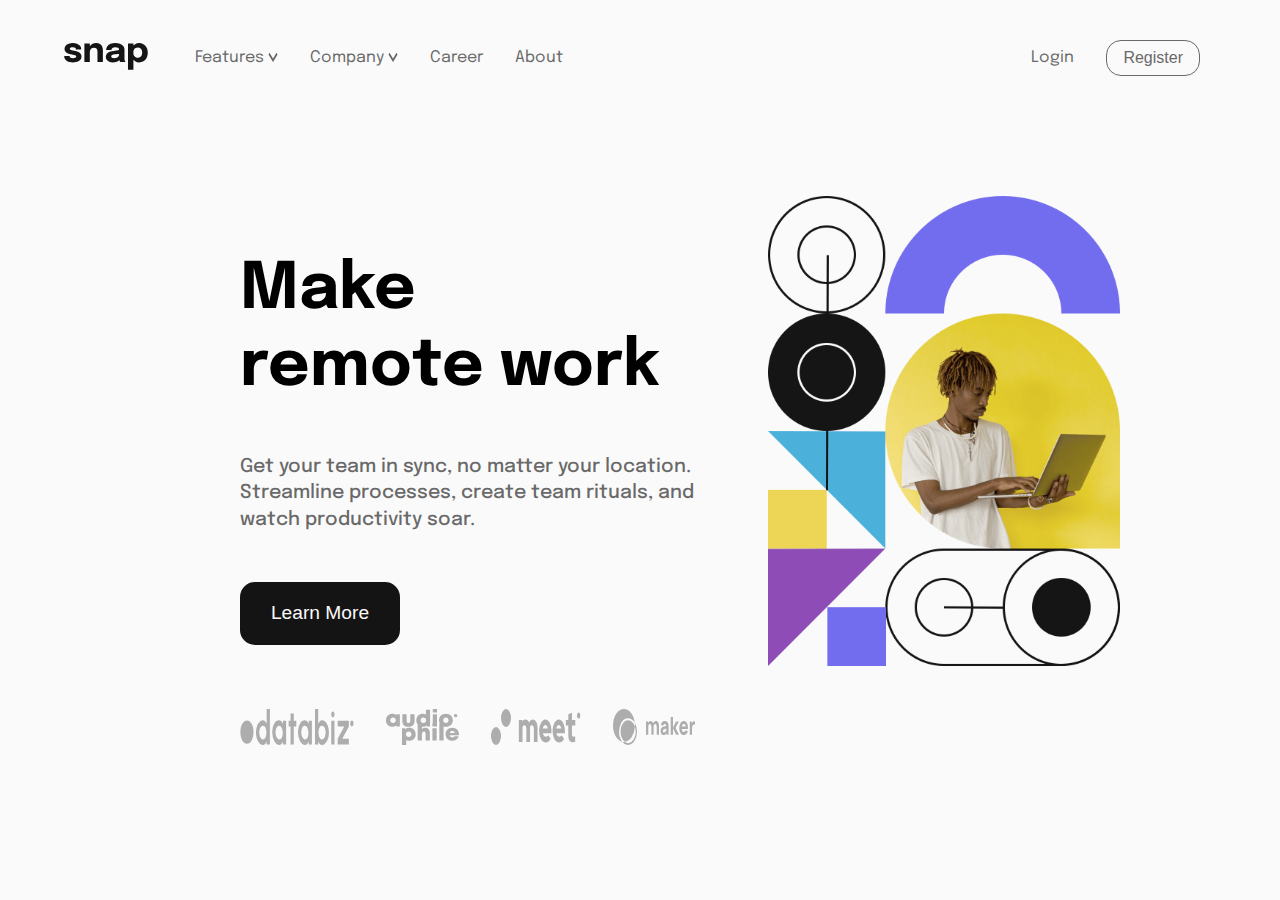
<file: index.html>
<!DOCTYPE html>
<html lang="en">
<head>
    <meta charset = "UTF-8">
    <meta http-equiv="refresh" content="0; url=https://noela94.github.io/Intro-section-with-dropdown-navigation/public/index.html">
</head>
<body>
</body>
</file>
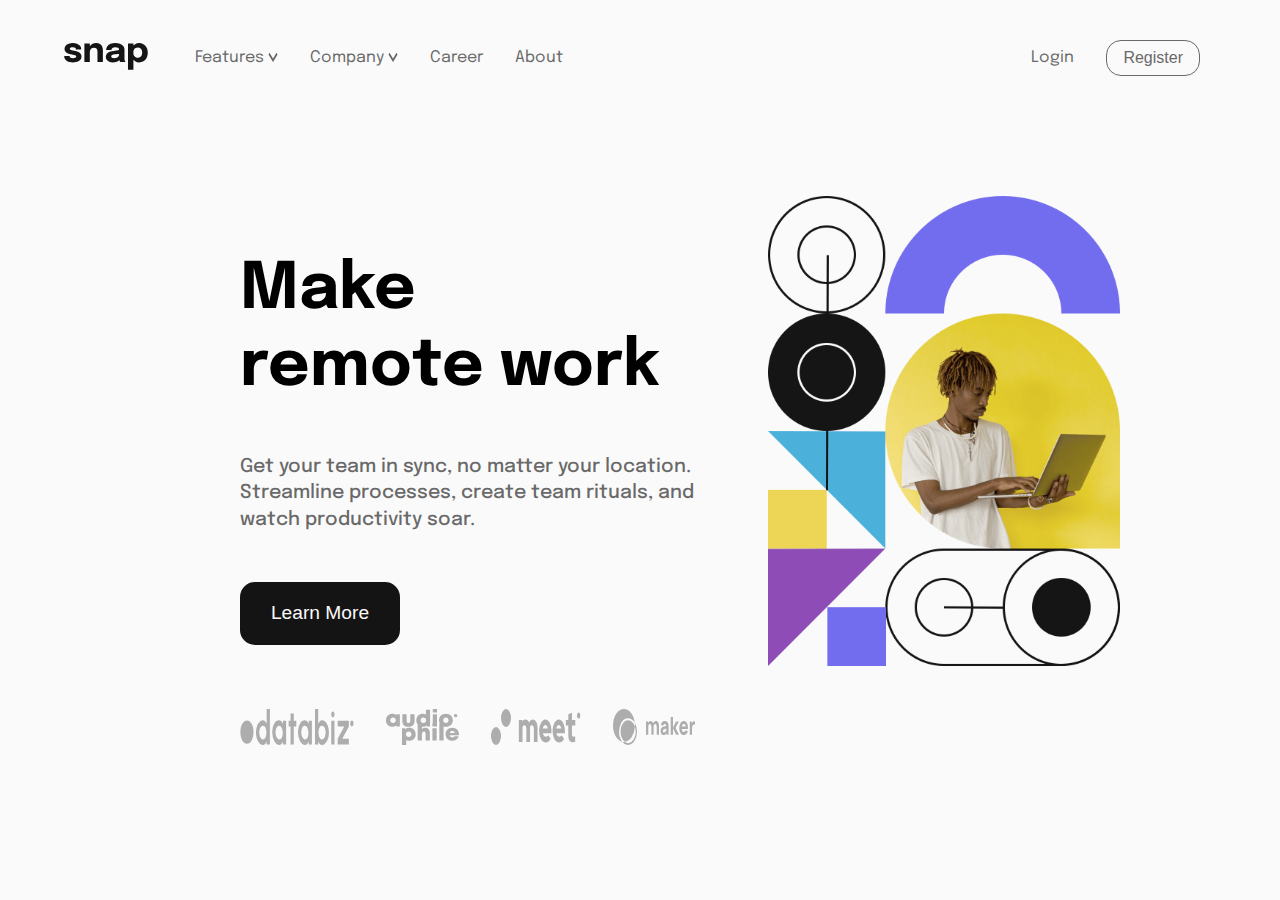
<file: public/index.html>
<!DOCTYPE html>
<html lang="en">
<head>
    <meta charset = "UTF-8">
    <meta name = "viewport" content="width=device-width, initial-scale=1, height=device-height">
    <meta http-equiv="X-UA-Compatible" content="ie=edge">
    <link rel="stylesheet" href="styles.css">
    <link rel="preconnect" href="https://fonts.googleapis.com" />
    <link rel="preconnect" href="https://fonts.gstatic.com" crossorigin />
    <link href="https://fonts.googleapis.com/css2?family=Epilogue:wght@100;200;300;400;500;600;700&display=swap" rel="stylesheet">
    <title>Frontend Mentor | Intro section with dropdown navigation</title>
</head>

<body>
<main class="container">
    <nav class="navbar">
        <div class="img-wrapper">
            <img class="logo" src="images/logo.svg" alt="logo">
            <img class ="menu" src="images/icon-menu.svg" alt="menu">
        </div>
        <div class="sidebar" >
            <div class="button-close">
                <img class="btn-close" src="images/icon-close-menu.svg" alt="close">
            </div>
            <div class="nav-list">
                <div class="tag">
                    <a href="#" class="arrow" id="features">Features
                    <img class="arrow-down left" src="images/icon-arrow-down.svg"
                    width="10px" height="10px" />
                    </a>
                    <div class="nav-links-dropdown left">
                        <ul class="features-dropdown">
                            <li class="dropdown-link">

                                <a href="#" class="link"> <img class="icon-img" src="images/icon-todo.svg" /> Todo List</a>
                                
                            </li>
                            <li class="dropdown-link">
                                
                                <a href="#" class="link">  <img class="icon-img" src="images/icon-calendar.svg" /> Calender</a>
                            </li>
                            <li class="dropdown-link">
                                
                                <a href="#" class="link"> <img class="icon-img" src="images/icon-reminders.svg" /> Reminders</a>
                            </li>
                            <li class="dropdown-link">
                                
                                <a href="#" class="link">  <img class="icon-img" src="images/icon-planning.svg" /> Planning</a>
                                
                            </li>
                        </ul>
                    </div>
                </div>
                <div class="tag">
                    <a href="#" class="arrow" id="Company">Company
                    <img class="arrow-down right" src="images/icon-arrow-down.svg" width="10px" height="10px">
                    </a>   
                    <div class="nav-links-dropdown right">
                        <ul class="features-dropdown">
                            <li class="dropdown-link">
                                <a href="#" class="link">History</a>
                            </li>
                            <li class="dropdown-link">
                                <a href="#" class="link">Our Team</a>
                            </li>
                            <li class="dropdown-link">
                                <a href="#" class="link">Blog</a>
                            </li>
                        </ul>
                    </div>
                </div>
                <div class="tag">
                    <a href="#" class="btn" id="Career">Career</a>
                </div>
                <div class="tag">
                    <a href="#" class="btn" id="About">About</a>
                </div>

            </div>
        
            <div class="nav-list-login">
                <div class="link">
                    <a href="#" class="login">Login</a>
                </div>

                <div class="link">
                    <button class="register">Register</button>
                </div>
            </div>
        </div>
    </nav>
    <div class="main-content">

        <div class="mobile-image">
            <img src="images/image-hero-mobile.png" alt="mob-img" class="bg" />
        </div>

        <div class="text-content">
            <div class="title-head">
                <h1 class="title-text">Make <br>remote work</h1>
            </div>
            <div class="subtext">
                <p class="subtitle-text">
                    Get your team in sync, no matter your location. <br> 
                    Streamline processes, create team rituals, and
                    <br> watch productivity soar.
                </p>
            </div>
            <div class="button-learn">
                <button class="learn-more">Learn More</button>
            </div>
            <div class="sec-img-wrapper">
                <img class="sec-img" src="images/client-databiz.svg" />
                <img class="sec-img" src="images/client-audiophile.svg" />
                <img class="sec-img" src="images/client-meet.svg" />
                <img class="sec-img" src="images/client-maker.svg" />
            </div> 
        </div>

        <div class="bg-image">
            <img src="images/image-hero-desktop.png" alt="hero" class="bg" />
        </div>

    </div> 

</main>
<script src="script.js"></script>
</body>
</html>
</file>
<file: public/styles.css>
:root {
    --Almost-white: hsl(0, 0%, 98%);
    --Medium-gray: hsl(0, 0%, 41%);
    --Almost-black: hsl(0, 0%, 8%);
    --ff-primary: "Epilogue", sans-serif;
}

* { 
    margin: 0;
    padding: 0;
    box-sizing: border-box;
    vertical-align: baseline;
}


body {
    background-color: var(--Almost-white);
    font-family: var(--ff-primary);
    font-weight: 500;
    font-size: 18px;
    line-height: 1.2;
}


img .arrow-down {
    display: inline-block;
    max-width: 100%;
}

button {
    font-size: 16px;
    font-weight: 400;
    background-color: transparent;
    color: var(--Medium-gray);
    cursor: pointer;
    border: none;
}

button[class*=learn-more] {
    height: auto;
    width: 10rem;
    padding: 1.2rem 1.2rem;
    border-radius: 15px;
    border: 0.5px solid transparent;
    font-size: 1.2rem;
    background-color: var(--Almost-black);
    color: var(--Almost-white);
    transition: 0.2s;


}

button[class*=learn-more]:hover {
    background-color: var(--Almost-white);
    color: var(--Almost-black);
    border: 0.5px solid black;
    transition: 0.2s;
}

.container {
    display: flex;
    flex-direction: column;
    align-items: center;

}



.mobile-image img {
    width: 100%;
    
}



.nav-list div[class*="tag"] {
    display: inline-block;
    padding: 1rem;
    position: relative;

}

a {
    display: block;
    font-size: 16px;
    font-weight: 400;
    background-color: transparent;
    color: var(--Medium-gray);
    cursor: pointer;
    border: none;
    text-decoration: none;
}

a:hover {
    color: var(--Almost-black);
}


ul {
    list-style-type: none;

}

ul li {
    margin-bottom: 1rem;
    white-space: nowrap;
    
    /* center items */
    display: flex;
    align-items: center;
   
}

ul li:nth-child(1) {

    margin-top: 1rem;
}

li[class*="dropdown-link"] img {
    display: inline-block;
    padding-right: 10px;

}


div[class$="login"] div[class*="link"] {
    display: inline-block;
    padding: 1rem;
}


.fc-gray {
    color: var(--Medium-gray);
}

.dark-bg {
    background-color: rgba(0, 0, 0, 0.7);           
}



/*Media Queries*/
@media only screen and (min-width: 480px) {

    .navbar {
        /*align navbar to top of viewport*/
        position: relative;
        display: flex;
        width: 90%; 
        justify-content: flex-start;
        margin-top: 1.5rem;
    }

    .sidebar {
        display: flex;
        width: calc(100% - 10%);
        justify-content: space-between;
        background-color: transparent;
        align-items: center;
    
    
    }

    div[class$="login"] {
        display: flex;
        justify-content: flex-end;
        align-items: center;
        width: 30%;
        
    }

    button[class*=register] {
        height: auto;
        border-radius: 15px;
        border: 1px solid var(--Medium-gray);
        padding: 0.5rem 1rem;
        
    }
    
    button[class*=register]:hover {
        border: 1px solid var(--Almost-black);
        color: var(--Almost-black);
    }
    

    div[class*="nav-links-dropdown"]{
        display: block;
        border: none;
        padding: 0.75rem 1.25rem;
        border-radius: 10px;
        height: auto;
        width: auto;
        text-align: center;
        background-color: white;
        box-shadow: rgba(50, 50, 93, 0.25) 0px 50px 100px -20px, rgba(0, 0, 0, 0.3) 0px 30px 60px -30px;
        visibility: hidden;
    }
    

    div.left {
        position: absolute;
        top: 55px;
        right: 20px;
    
    }
    
    div.right {
        position: absolute;
        top: 55px;
    
    }

    .nav-list {
        display: flex;
        width: 100%;
    
    }
    
    .button-close {
        display: none;
    }


    .bg-image {
        width: 40%;
        padding-right: 10rem;
    }

    .bg-image img {
        width: 100%;
    }

    .mobile-image {
        display: none;
    }

    .main-content {
        display: flex;
        flex-direction: row;
        align-items: center;
        
        
    }

    .text-content {
        display: flex;
        flex-direction: column;
        align-items: flex-start;
        justify-content: center;
        width: 60%;
        padding-left: 15rem;
    }

    .title-head {
        font-size: 2rem;
        font-weight: 600;
        margin-top: 10rem;
        margin-bottom: 3rem;
        text-align: left;
      
    }

    .subtext {
        font-size: 1.2rem;
        font-weight: 500;
        line-height: 1.4;
        margin-bottom: 3rem;
        text-align: left;
        color: var(--Medium-gray);
    }

    .button-learn {
        height: auto;
        width: auto;
        margin-bottom: 2rem;
        
    }

    .img-wrapper {
        display: flex;
        justify-content: space-between;
        height: fit-content;
        width: 10%;
        position: relative;
        margin-top: 1.2rem;
    }
    

    .sec-img-wrapper {
        display: flex;
        width: 100%;
        margin: 2rem 0;
        justify-content: flex-start;

    }

    .sec-img-wrapper img {
        padding-right: 2rem;

    }

    img.arrow-down {
        transition: all 0.5s ease-out;

    }

    .myclass {
        display: none;
    }

    .menu {
        display: none;
    }
    
}

@media only screen and (max-width: 600px) {

    .bg-image {
        display: none;
    }

}

@media only screen and (max-width: 480px) {
    .main-content {
        display: flex;
        flex-direction: column;
        align-items: center; 
    }

    nav {
        position: relative;
        display: flex;
        width: 90%;
    }

    .nav-list {
        display: flex;
        flex-direction: column;
        align-items: left;
        width: 100%;
    }

    .title-head {
        font-size: 1.2rem;
        font-weight: 600;
        padding: 0 1rem;
      
    }

    .subtext {
        font-size: 1rem;
        font-weight: 500;
        color: var(--Medium-gray);
        padding: 0 1rem;
        text-align: center;
        line-height: 1.4;
     
    }

    .button-learn {
        height: auto;
        width: auto;
        padding: 0 1rem;
        
    }


    .img-wrapper {
        display: flex;
        justify-content: space-between;
        width: 100%; 
        margin: 1rem 0;
    }

    .sec-img-wrapper {
        display: flex;
        justify-content: space-around;
        align-items: center;
        padding: 0 1rem;
    }

    .sec-img-wrapper img {
        width: 25%;

    }

    
    .sidebar {
        height: 100%;
        position: fixed;
        right: 0;
        top: 0;
        width: 60%;
        background-color: var(--Almost-white);
        overflow-x: hidden;
        overflow-y: hidden;
        transform: translateX(100%);

        /*align items*/

        display: flex;
        flex-direction: column;
        justify-content: flex-start;
        align-items: center;
      
        
    }

    
    .sidebar.toggle {
        transition: transform 0.5s ease-in-out 0s;
    }

    div.left {
        display: none;
    }
    
    div.right {
        display: none;
    
    }

    div[class$="login"] {
        display: flex;
        flex-direction: column;
        justify-content: flex-start;
        align-items: left;
        width: 100%;
        
    }

    
    button[class*=register]:hover {
        border: none; 
        color: var(--Almost-black);
    }

    ul li:last-child {
        margin-bottom: 0;
    }

    
    .button-close {
        height: 50px;
        width: 100%;
    }

    .button-close img {
        position: fixed;
        top: 1%;
        right: 3%;
    }

    .text-content {
        display: flex;
        flex-direction: column;
        align-items: center;
        min-height: 50vh;
        justify-content: space-evenly;
       
    }

    h1,
    h2,
    h3,
    p {
        text-align: center;
    }

}
</file>
